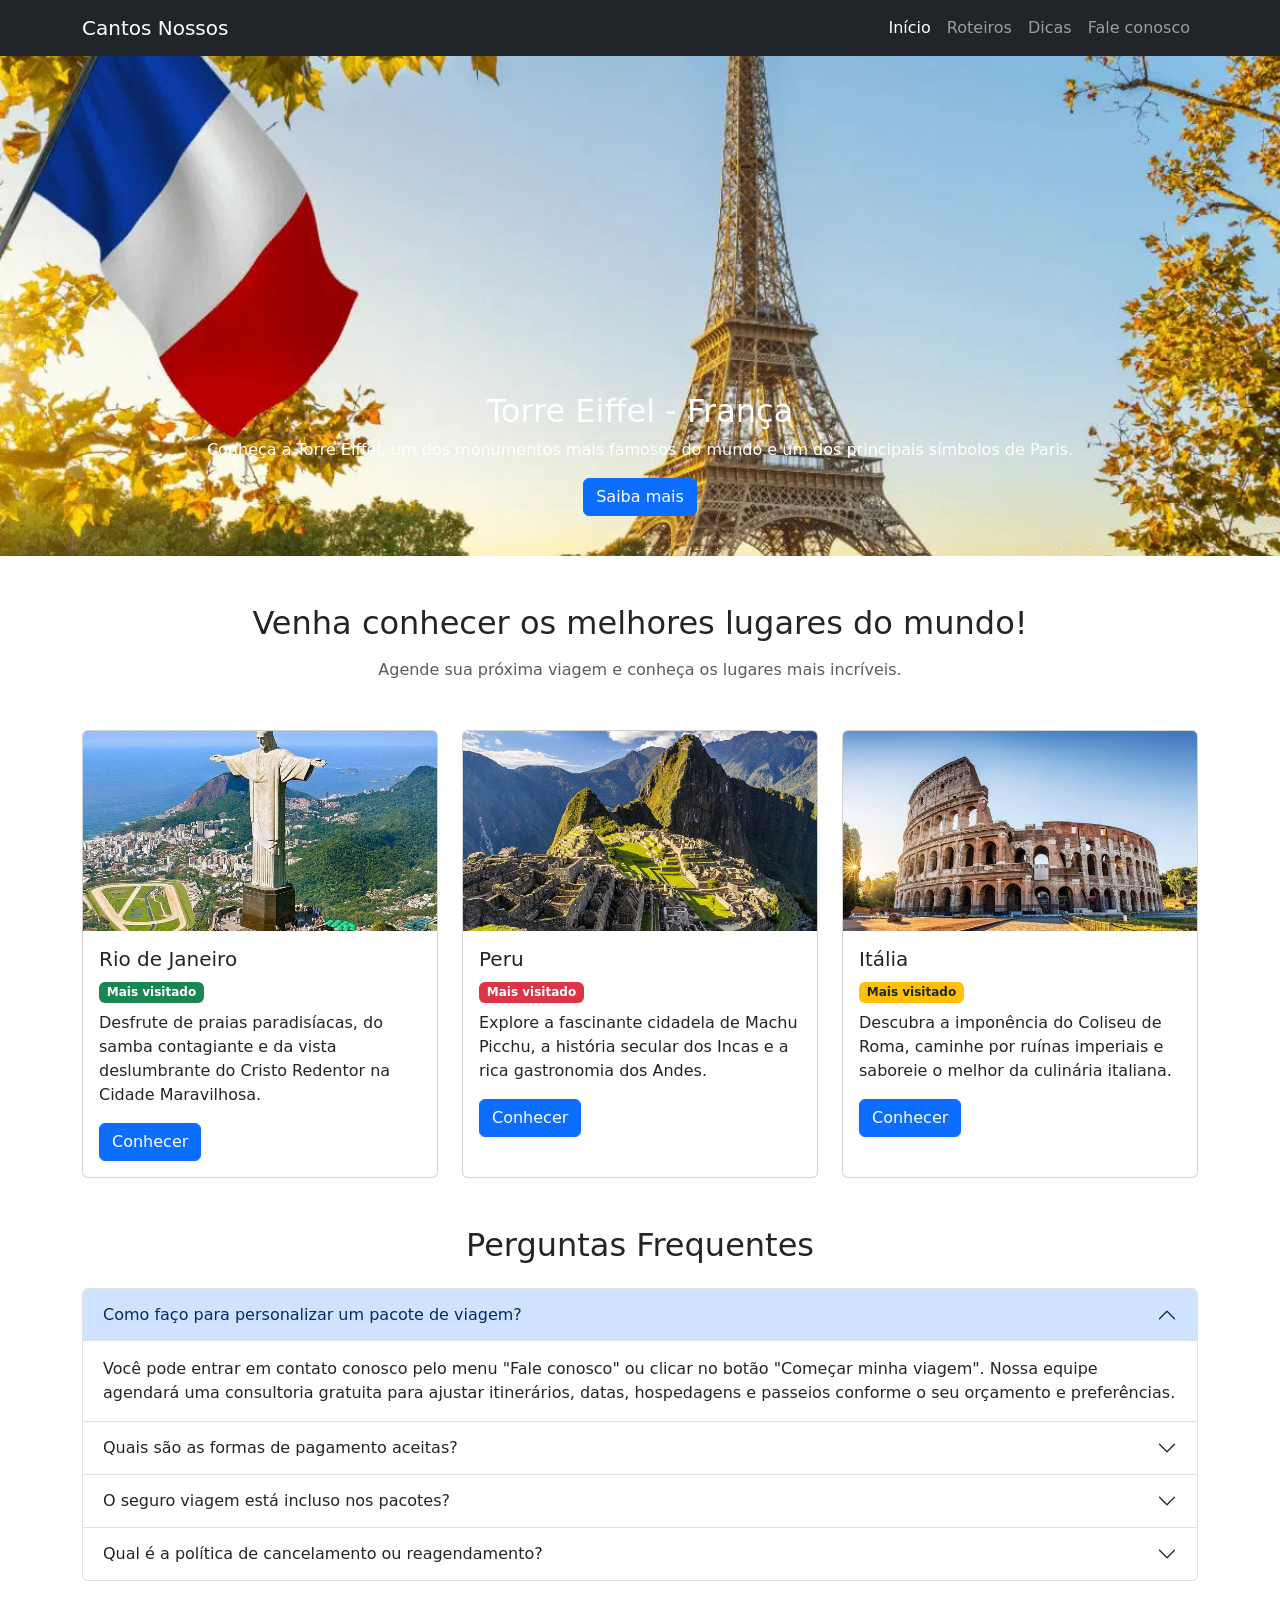
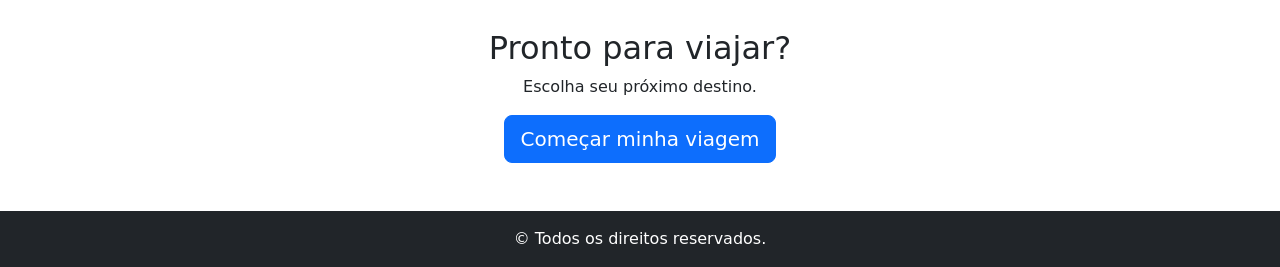
<file: index.html>
<!DOCTYPE html>
<html lang="pt-br">

<head>
    <meta charset="UTF-8">
    <meta name="viewport" content="width=device-width, initial-scale=1.0">

    <title>Cantos Nossos</title>

    <link href="https://cdn.jsdelivr.net/npm/bootstrap@5.3.3/dist/css/bootstrap.min.css" rel="stylesheet">
    <link rel="stylesheet" href="style.css">
</head>

<body>

    <header>

        <nav class="navbar navbar-expand-lg bg-dark navbar-dark">

            <div class="container">

                <a class="navbar-brand" href="#">
                    Cantos Nossos
                </a>

                <button class="navbar-toggler" type="button" data-bs-toggle="collapse"
                    data-bs-target="#navbarNav">

                    <span class="navbar-toggler-icon"></span>

                </button>

                <div class="collapse navbar-collapse" id="navbarNav">

                    <div class="navbar-nav ms-auto">

                        <a class="nav-link active" href="#">
                            Início
                        </a>

                        <a class="nav-link" href="/pages/roteiros.html">
                            Roteiros
                        </a>

                        <a class="nav-link" href="#">
                            Dicas
                        </a>

                        <a class="nav-link" href="#">
                            Fale conosco
                        </a>

                    </div>

                </div>

            </div>

        </nav>

    </header>


    <main>

        <div id="carouselTurismo" class="carousel slide" data-bs-ride="carousel">

            <div class="carousel-inner">

                <div class="carousel-item active">

                    <img src="assets/torre-eiffel.webp"
                        class="d-block w-100"
                        alt="Torre Eiffel em Paris"
                        style="height: 500px; object-fit: cover;">

                    <div class="carousel-caption d-none d-md-block">

                        <h2>Torre Eiffel - França</h2>

                        <p>
                            Conheça a Torre Eiffel, um dos monumentos mais famosos
                            do mundo e um dos principais símbolos de Paris.
                        </p>

                        <button class="btn btn-primary">
                            Saiba mais
                        </button>

                    </div>

                </div>

                <div class="carousel-item">

                    <img src="assets/London.jpg"
                        class="d-block w-100"
                        alt="Big Ben em Londres"
                        style="height: 500px; object-fit: cover;">

                    <div class="carousel-caption d-none d-md-block">

                        <h2>Big Ben - Inglaterra</h2>

                        <p>
                            Explore Londres e conheça o Big Ben,
                            um dos principais símbolos da capital inglesa.
                        </p>

                        <button class="btn btn-primary">
                            Saiba mais
                        </button>

                    </div>

                </div>

                <div class="carousel-item">

                    <img src="assets/taj.jfif"
                        class="d-block w-100"
                        alt="Taj Mahal na Índia"
                        style="height: 500px; object-fit: cover;">

                    <div class="carousel-caption d-none d-md-block">

                        <h2>Taj Mahal - Índia</h2>

                        <p>
                            Descubra o Taj Mahal, um dos monumentos mais famosos
                            da Índia e um dos símbolos da arquitetura do país.
                        </p>

                        <button class="btn btn-primary">
                            Saiba mais
                        </button>

                    </div>

                </div>

            </div>

            <button class="carousel-control-prev"
                type="button"
                data-bs-target="#carouselTurismo"
                data-bs-slide="prev">

                <span class="carousel-control-prev-icon" aria-hidden="true"></span>

                <span class="visually-hidden">
                    Anterior
                </span>

            </button>

            <button class="carousel-control-next"
                type="button"
                data-bs-target="#carouselTurismo"
                data-bs-slide="next">

                <span class="carousel-control-next-icon" aria-hidden="true"></span>

                <span class="visually-hidden">
                    Próximo
                </span>

            </button>

        </div>

        <section class="container my-5">

            <h2 class="text-center mb-3">
                Venha conhecer os melhores lugares do mundo!
            </h2>

            <p class="text-center text-muted mb-5">
                Agende sua próxima viagem e conheça os lugares mais incríveis.
            </p>

            <div class="row g-4">

                <div class="col-md-4">

                    <div class="card h-100">

                        <img src="assets/redentor.jpg"
                            class="card-img-top"
                            alt="Cristo Redentor no Rio de Janeiro"
                            style="height: 200px; object-fit: cover;">

                        <div class="card-body">

                            <h5 class="card-title">
                                Rio de Janeiro
                            </h5>

                            <span class="badge bg-success mb-2">
                                Mais visitado
                            </span>

                            <p class="card-text">
                                Desfrute de praias paradisíacas, do samba contagiante e da vista deslumbrante do Cristo Redentor na Cidade Maravilhosa.
                            </p>

                            <button class="btn btn-primary"
                                data-bs-toggle="modal"
                                data-bs-target="#modalRio">

                                Conhecer

                            </button>

                        </div>

                    </div>

                </div>

                <div class="col-md-4">

                    <div class="card h-100">

                        <img src="assets/Machu_Picchu,_Peru_(2018).jpg"
                            class="card-img-top"
                            alt="Ruínas de Machu Picchu no Peru"
                            style="height: 200px; object-fit: cover;">

                        <div class="card-body">

                            <h5 class="card-title">
                                Peru
                            </h5>

                            <span class="badge bg-danger mb-2">
                                Mais visitado
                            </span>

                            <p class="card-text">
                                Explore a fascinante cidadela de Machu Picchu, a história secular dos Incas e a rica gastronomia dos Andes.
                            </p>

                            <button class="btn btn-primary"
                                data-bs-toggle="modal"
                                data-bs-target="#modalPeru">

                                Conhecer

                            </button>

                        </div>

                    </div>

                </div>

                <div class="col-md-4">

                    <div class="card h-100">

                        <img src="assets/coliseu.jfif"
                            class="card-img-top"
                            alt="Coliseu em Roma, Itália"
                            style="height: 200px; object-fit: cover;">

                        <div class="card-body">

                            <h5 class="card-title">
                                Itália
                            </h5>

                            <span class="badge bg-warning text-dark mb-2">
                                Mais visitado
                            </span>

                            <p class="card-text">
                                Descubra a imponência do Coliseu de Roma, caminhe por ruínas imperiais e saboreie o melhor da culinária italiana.
                            </p>

                            <button class="btn btn-primary"
                                data-bs-toggle="modal"
                                data-bs-target="#modalItalia">

                                Conhecer

                            </button>

                        </div>

                    </div>

                </div>

            </div>

        </section>

        <div class="modal fade"
            id="modalRio"
            tabindex="-1"
            aria-hidden="true">

            <div class="modal-dialog">

                <div class="modal-content">

                    <div class="modal-header">

                        <h5 class="modal-title">
                            Rio de Janeiro
                        </h5>

                        <button type="button"
                            class="btn-close"
                            data-bs-dismiss="modal">
                        </button>

                    </div>

                    <img src="assets/redentor.jpg"
                        alt="Rio de Janeiro"
                        class="img-fluid w-100"
                        style="height: 250px; object-fit: cover;">

                    <div class="modal-body">

                        <p>
                            O Rio de Janeiro une praias de fama mundial,
                            montanhas imponentes e uma cultura vibrante em
                            um só lugar. Do topo do Pão de Açúcar ao pôr do
                            sol no Arpoador, descubra o encanto e a energia
                            inesquecível da Cidade Maravilhosa.
                        </p>

                    </div>

                    <div class="modal-footer">

                        <button type="button"
                            class="btn btn-secondary"
                            data-bs-dismiss="modal">

                            Fechar

                        </button>

                    </div>

                </div>

            </div>

        </div>

        <div class="modal fade"
            id="modalPeru"
            tabindex="-1"
            aria-hidden="true">

            <div class="modal-dialog">

                <div class="modal-content">

                    <div class="modal-header">

                        <h5 class="modal-title">
                            Peru - Machu Picchu
                        </h5>

                        <button type="button"
                            class="btn-close"
                            data-bs-dismiss="modal">
                        </button>

                    </div>

                    <img src="assets/Machu_Picchu,_Peru_(2018).jpg"
                        alt="Machu Picchu"
                        class="img-fluid w-100"
                        style="height: 250px; object-fit: cover;">

                    <div class="modal-body">

                        <p>
                            Descubra os mistérios de Machu Picchu e o Vale Sagrado dos Incas. 
                            Uma viagem mágica repleta de paisagens montanhosas deslumbrantes, 
                            história milenar e uma das culinárias mais premiadas do mundo.
                        </p>

                    </div>

                    <div class="modal-footer">

                        <button type="button"
                            class="btn btn-secondary"
                            data-bs-dismiss="modal">

                            Fechar

                        </button>

                    </div>

                </div>

            </div>

        </div>

        <div class="modal fade"
            id="modalItalia"
            tabindex="-1"
            aria-hidden="true">

            <div class="modal-dialog">

                <div class="modal-content">

                    <div class="modal-header">

                        <h5 class="modal-title">
                            Itália - Roma
                        </h5>

                        <button type="button"
                            class="btn-close"
                            data-bs-dismiss="modal">
                        </button>

                    </div>

                    <img src="assets/coliseu.jfif"
                        alt="Coliseu em Roma"
                        class="img-fluid w-100"
                        style="height: 250px; object-fit: cover;">

                    <div class="modal-body">

                        <p>
                            Mergulhe na história da Roma Antiga visitando o Coliseu e o Fórum Romano. 
                            A Itália combina monumentos históricos épicos, ruelas charmosas e uma 
                            experiência gastronômica inesquecível.
                        </p>

                    </div>

                    <div class="modal-footer">

                        <button type="button"
                            class="btn btn-secondary"
                            data-bs-dismiss="modal">

                            Fechar

                        </button>

                    </div>

                </div>

            </div>

        </div>

        <section class="container my-5">

            <h2 class="text-center mb-4">
                Perguntas Frequentes
            </h2>

            <div class="accordion" id="faq">

                <div class="accordion-item">

                    <h2 class="accordion-header">

                        <button class="accordion-button"
                            type="button"
                            data-bs-toggle="collapse"
                            data-bs-target="#pergunta1">

                            Como faço para personalizar um pacote de viagem?

                        </button>

                    </h2>

                    <div id="pergunta1"
                        class="accordion-collapse collapse show"
                        data-bs-parent="#faq">

                        <div class="accordion-body">

                            Você pode entrar em contato conosco pelo menu "Fale conosco" ou clicar no botão "Começar minha viagem". Nossa equipe agendará uma consultoria gratuita para ajustar itinerários, datas, hospedagens e passeios conforme o seu orçamento e preferências.

                        </div>

                    </div>

                </div>

                <div class="accordion-item">

                    <h2 class="accordion-header">

                        <button class="accordion-button collapsed"
                            type="button"
                            data-bs-toggle="collapse"
                            data-bs-target="#pergunta2">

                            Quais são as formas de pagamento aceitas?

                        </button>

                    </h2>

                    <div id="pergunta2"
                        class="accordion-collapse collapse"
                        data-bs-parent="#faq">

                        <div class="accordion-body">

                            Aceitamos cartões de crédito (em até 12x sem juros), PIX com desconto especial à vista, boleto bancário parcelado e transferência bancária.

                        </div>

                    </div>

                </div>

                <div class="accordion-item">

                    <h2 class="accordion-header">

                        <button class="accordion-button collapsed"
                            type="button"
                            data-bs-toggle="collapse"
                            data-bs-target="#pergunta3">

                            O seguro viagem está incluso nos pacotes?

                        </button>

                    </h2>

                    <div id="pergunta3"
                        class="accordion-collapse collapse"
                        data-bs-parent="#faq">

                        <div class="accordion-body">

                            Sim, todos os nossos pacotes internacionais incluem seguro viagem completo com cobertura médica, hospitalar e auxílio para extravio de bagagem. Para viagens nacionais, oferecemos o seguro como opcional.

                        </div>

                    </div>

                </div>

                <div class="accordion-item">

                    <h2 class="accordion-header">

                        <button class="accordion-button collapsed"
                            type="button"
                            data-bs-toggle="collapse"
                            data-bs-target="#pergunta4">

                            Qual é a política de cancelamento ou reagendamento?

                        </button>

                    </h2>

                    <div id="pergunta4"
                        class="accordion-collapse collapse"
                        data-bs-parent="#faq">

                        <div class="accordion-body">

                            Oferecemos cancelamento gratuito até 30 dias antes da data do embarque para a maioria dos destinos. Caso precise remarcar, garantimos a alteração sem taxas de serviço extras, sujeita apenas às diferenças tarifárias das companhias aéreas e hotéis.

                        </div>

                    </div>

                </div>

            </div>

        </section>

        <section class="container text-center my-5">

            <h2>
                Pronto para viajar?
            </h2>

            <p>
                Escolha seu próximo destino.
            </p>

            <button class="btn btn-primary btn-lg">
                Começar minha viagem
            </button>

        </section>

    </main>

    <footer class="bg-dark text-white text-center py-3 mt-5">

        <p class="mb-0">
            &copy; Todos os direitos reservados.
        </p>

    </footer>

    <script src="https://cdn.jsdelivr.net/npm/bootstrap@5.3.3/dist/js/bootstrap.bundle.min.js"></script>

</body>

</html>
</file>
<file: style.css>
.carousel-item img {
 
    height: 500px;  
    object-fit: cover;  
}
 
 
  .card {
 
    height: 100%;
    transition: 0.3s;  
  }
 
  .card:hover {
 
    transform: translateY(-5px);  
  }
 
footer{
    text-align: center;
}
 
/* Caixa principal do Modal */
 
.modal-content {
 
border: none;
 
border-radius: 18px;
 
overflow: hidden;
 
 
 
/* Sombra ao redor da janela */
 
box-shadow: 0 10px 30px rgba(0, 0, 0, 0.25);
 
}
 
 
 
/* -----------------------------------------------------
 
CABEÇALHO DO MODAL
 
----------------------------------------------------- */
 
.modal-header {
 
padding: 20px 25px;
 
 
 
/* Remove a linha padrão do Bootstrap */
 
border-bottom: none;
 
 
 
background-color: #f8f9fa;
 
}
 
 
 
/* Título do Modal */
 
.modal-title {
 
font-size: 1.5rem;
 
font-weight: 700;
 
}
 
/* Corpo do Modal */
 
.modal-body {
 
padding: 30px;
 
font-size: 1rem;
 
line-height: 1.7;
}
 
 
 
/* Imagem dentro do Modal */
 
.modal-body img {
 
width: 100%;
 
border-radius: 12px;
 
margin-bottom: 20px;
 
}
 
 
/* Rodapé do Modal */
 
.modal-footer {
padding: 15px 25px;
 
border-top: none;
 
background-color: #f8f9fa;
 
}
 
 
/* Botões do Modal */
 
.modal .btn {
 
border-radius: 8px;
 
padding: 8px 20px;
 
}
 
/* -----------------------------------------------------
 
CAIXA PRINCIPAL
 
----------------------------------------------------- */
/* Cria uma caixa separada para o Accordion. O max-width evita que fique muito largo. */
 
.faq-box {
 
max-width: 850px;
 
  /* Centraliza a caixa */
 
margin: 0 auto;
 
  /* Espaçamento interno */
 
padding: 35px;
 
  /* Fundo da caixa */
 
background-color: #ffffff;
 
  /* Cantos arredondados */
 
border-radius: 18px;
 
/* Borda */
border: 1px solid #e9ecef;
 
  /* Sombra para criar sensação de elevação */
 
  box-shadow: 0 8px 25px rgba(0, 0, 0, 0.12);
}
 
/* -----------------------------------------------------
 
ÁREA DO ACCORDION
 
----------------------------------------------------- */
 
.faq-box .accordion {
width: 100%;
}
/* -----------------------------------------------------
CADA PERGUNTA
----------------------------------------------------- */
 
.faq-box .accordion-item {
 
  /* Remove a borda padrão */
border: none;
 
  /* Espaço entre as perguntas */
 
margin-bottom: 15px;
 
  /* Arredonda cada "gaveta" */
 
border-radius: 12px;
 
  /* Mantém o conteúdo dentro do arredondamento */
 
overflow: hidden;
 
  /* Pequena sombra em cada item */
 
  box-shadow: 0 3px 10px rgba(0, 0, 0, 0.08);
 
}
 
/* EFEITO AO CLICAR */
 
/* Remove o contorno padrão que aparece quando o botão recebe foco. */
 
.faq-box .accordion-button:focus {
 
box-shadow: none;
 
}
 
 
 
/* ÁREA DA RESPOSTA */
 
.faq-box .accordion-body {
 
  /* Espaçamento interno maior */
 
padding: 25px;
 
  /* Espaçamento entre linhas */
 
line-height: 1.7;
 
  /* Fundo da resposta */
 
background-color: #ffffff;
 
}
 
/* BOTÃO DA PERGUNTA */
 
.faq-box .accordion-button {
 
  /* Espaçamento interno */
 
  padding: 20px 22px;
 
  /* Tamanho do texto */
 
  font-size: 1rem;
 
  /* Deixa a pergunta em destaque */
 
  font-weight: 600;
 
  /* Cor de fundo */
 
  background-color: #f8f9fa;
 
}
 
 
 
/* PERGUNTA ABERTA */
 
.faq-box .accordion-button:not(.collapsed) {
 
  background-color: #e9ecef;
 
  /* Remove sombra padrão */
 
  box-shadow: none;
 
}
</file>
